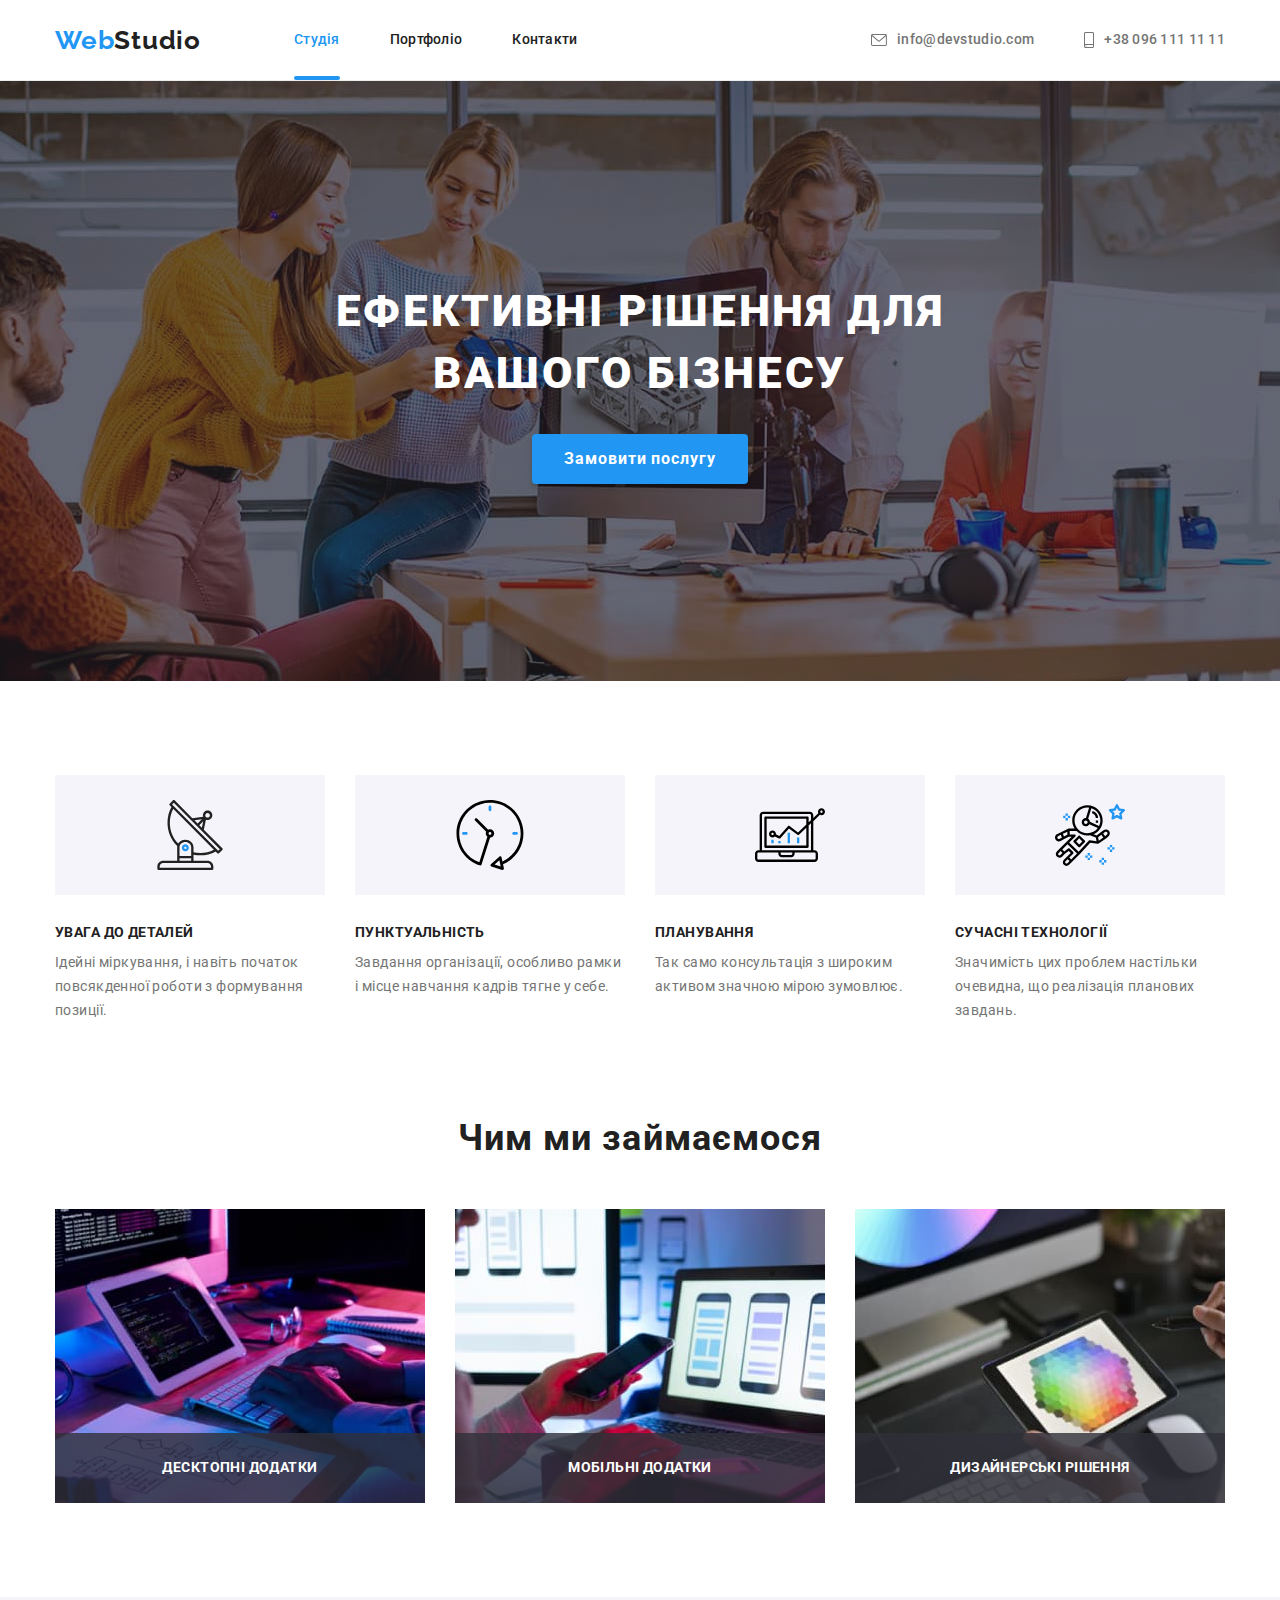
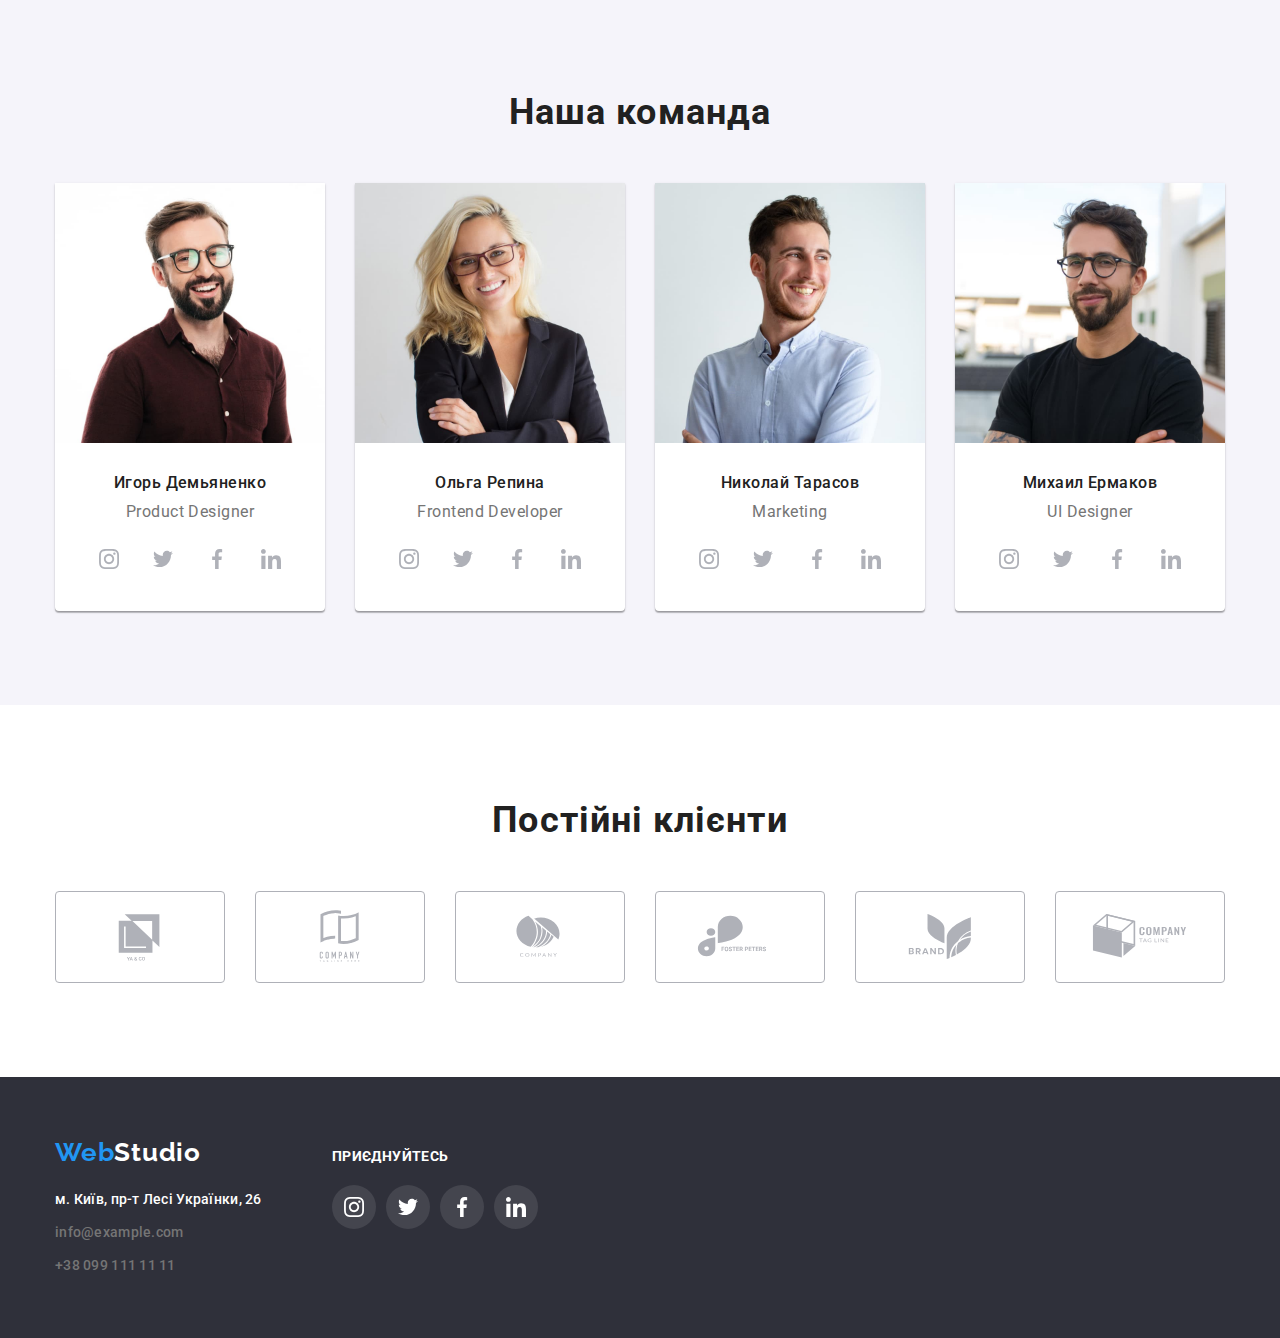
<file: index.html>
<!DOCTYPE html>
<html lang="uk">
  <head>
    <meta charset="UTF-8" />
    <meta http-equiv="X-UA-Compatible" content="IE=edge" />
    <meta name="viewport" content="width=device-width, initial-scale=1.0" />
    <title>WebStudio</title>
    <link rel="preconnect" href="https://fonts.googleapis.com" />
    <link rel="preconnect" href="https://fonts.gstatic.com" crossorigin />
    <link
      href="https://fonts.googleapis.com/css2?family=Raleway:wght@700&family=Roboto:wght@400;500;700;900&display=swap"
      rel="stylesheet"
    />
    <link
      rel="stylesheet"
      href="https://cdnjs.cloudflare.com/ajax/libs/modern-normalize/1.1.0/modern-normalize.min.css"
    />
    <link rel="stylesheet" href="./css/styles.css" />
  </head>
  <body>
    <header class="header">
      <div class="container main-nav">
        <nav class="site-nav">
          <a lang="en" class="logo" href="index.html"
            ><span class="link-logo">Web</span>Studio</a
          >
          <ul class="main-site-nav">
            <li class="site-nav-item">
              <a class="link current" href="./index.html">Студія</a>
            </li>
            <li class="site-nav-item">
              <a class="link" href="./portfolio.html">Портфоліо</a>
            </li>
            <li class="site-nav-item"><a class="link" href="">Контакти</a></li>
          </ul>
        </nav>
        <ul class="address-nav-list">
          <li class="address-nav-item">
            <a class="address-nav-link" href="mailto:info@devstudio.com">
              <svg class="contacts-icon" width="16" height="12">
                <use href="./images/icons.svg#icon-mail"></use>
              </svg>
              info@devstudio.com
            </a>
          </li>
          <li class="address-nav-item">
            <a class="address-nav-link" href="tel:+380961111111">
              <svg class="contacts-icon" width="10" height="16">
                <use href="./images/icons.svg#icon-tel"></use>
              </svg>
              +38 096 111 11 11
            </a>
          </li>
        </ul>
      </div>
    </header>

    <main>
      <!--Герой-->
      <section class="hero section">
        <div class="container">
          <h1 class="hero-title">Ефективні рішення для вашого бізнесу</h1>
          <button class="hero-button" type="button" data-modal-open>Замовити послугу</button>
        </div>
      </section>
      <!--Особливості-->
      <section class="section">
        <div class="container">
          <h2 class="visually-hidden">Особливості</h2>
          <ul class="feature-list">
            <li class="feature-item">
              <div class="icon-container">
                <svg class="button-icon" width="70" height="70">
                  <use href="./images/icons.svg#icon-antenna"></use>
                </svg>
              </div>
              <h3 class="feature-title">УВАГА ДО ДЕТАЛЕЙ</h3>
              <p class="feature-text">
                Ідейні міркування, і навіть початок повсякденної роботи з
                формування позиції.
              </p>
            </li>
            <li class="feature-item">
              <div class="icon-container">
                <svg class="button-icon" width="70" height="70">
                  <use href="./images/icons.svg#icon-clock"></use>
                </svg>
              </div>
              <h3 class="feature-title">ПУНКТУАЛЬНІСТЬ</h3>
              <p class="feature-text">
                Завдання організації, особливо рамки і місце навчання кадрів
                тягне у себе.
              </p>
            </li>
            <li class="feature-item">
              <div class="icon-container">
                <svg class="button-icon" width="70" height="70">
                  <use href="./images/icons.svg#icon-diagram"></use>
                </svg>
              </div>
              <h3 class="feature-title">ПЛАНУВАННЯ</h3>
              <p class="feature-text">
                Так само консультація з широким активом значною мірою зумовлює.
              </p>
            </li>
            <li class="feature-item">
              <div class="icon-container">
                <svg class="button-icon" width="70" height="70">
                  <use href="./images/icons.svg#icon-astronaut"></use>
                </svg>
              </div>
              <h3 class="feature-title">СУЧАСНІ ТЕХНОЛОГІЇ</h3>
              <p class="feature-text">
                Значимість цих проблем настільки очевидна, що реалізація
                планових завдань.
              </p>
            </li>
          </ul>
        </div>
      </section>

      <!--Чим ми займаємося-->
      
      <section class="work section">
        <div class="container">
          <h2 class="work-title">Чим ми займаємося</h2>
          <ul class="work-list">
            <li class="work-item">
              <img
                src="./images/img.jpg"
                alt="розробка"
                width="370"
                height="294"
              />
              <p class="work-text">Десктопні додатки</p>
            </li>
            <li class="work-item">
              <img
                src="./images/img1.jpg"
                alt="адаптація"
                width="370"
                height="294"
              />
              <p class="work-text">Мобільні додатки</p>
            </li>
            <li class="work-item">
              <img
                src="./images/img2.jpg"
                alt="дизайн"
                width="370"
                height="294"
              />
              <p class="work-text">Дизайнерські рішення</p>
            </li>
          </ul>
        </div>
      </section>

      <!--Команда-->
      <section class="team section">
        <div class="container">
          <h2 class="team-title">Наша команда</h2>
          <ul class="team-list">
            <li class="team-card">
              <img
                src="./images/img3.jpg"
                alt="Игорь Демьяненко"
                width="270"
                height="260"
              />
              <h4 class="team-name">Игорь Демьяненко</h4>
              <p class="team-description" lang="en">Product Designer</p>
              <ul class="team-icon-list">
                <li class="team-icon-item">
                  <a class="team-icon-link" href="">
                    <svg class="team-icon" width="20" height="20">
                      <use href="./images/icons.svg#icon-instagram"></use>
                    </svg>
                  </a>
                </li>
                <li class="team-icon-item">
                  <a class="team-icon-link" href="">
                    <svg class="team-icon" width="20" height="20">
                      <use href="./images/icons.svg#icon-twitter"></use>
                    </svg>
                  </a>
                </li>
                <li class="team-icon-item">
                  <a class="team-icon-link" href="">
                    <svg class="team-icon" width="20" height="20">
                      <use href="./images/icons.svg#icon-facebook"></use>
                    </svg>
                  </a>
                </li>
                <li class="team-icon-item">
                  <a class="team-icon-link" href="">
                    <svg class="team-icon" width="20" height="20">
                      <use href="./images/icons.svg#icon-linkedin"></use>
                    </svg>
                  </a>
                </li>
              </ul>
            </li>
            <li class="team-card">
              <img
                src="./images/img4.jpg"
                alt="Ольга Репина"
                width="270"
                height="260"
              />
              <h4 class="team-name">Ольга Репина</h4>
              <p class="team-description" lang="en">Frontend Developer</p>
              <ul class="team-icon-list">
                <li class="team-icon-item">
                  <a class="team-icon-link" href="">
                    <svg class="team-icon" width="20" height="20">
                      <use href="./images/icons.svg#icon-instagram"></use>
                    </svg>
                  </a>
                </li>
                <li class="team-icon-item">
                  <a class="team-icon-link" href="">
                    <svg class="team-icon" width="20" height="20">
                      <use href="./images/icons.svg#icon-twitter"></use>
                    </svg>
                  </a>
                </li>
                <li class="team-icon-item">
                  <a class="team-icon-link" href="">
                    <svg class="team-icon" width="20" height="20">
                      <use href="./images/icons.svg#icon-facebook"></use>
                    </svg>
                  </a>
                </li>
                <li class="team-icon-item">
                  <a class="team-icon-link" href="">
                    <svg class="team-icon" width="20" height="20">
                      <use href="./images/icons.svg#icon-linkedin"></use>
                    </svg>
                  </a>
                </li>
              </ul>
            </li>
            <li class="team-card">
              <img
                src="./images/img5.jpg"
                alt="Николай Тарасов"
                width="270"
                height="260"
              />
              <h4 class="team-name">Николай Тарасов</h4>
              <p class="team-description" lang="en">Marketing</p>
              <ul class="team-icon-list">
                <li class="team-icon-item">
                  <a class="team-icon-link" href="">
                    <svg class="team-icon" width="20" height="20">
                      <use href="./images/icons.svg#icon-instagram"></use>
                    </svg>
                  </a>
                </li>
                <li class="team-icon-item">
                  <a class="team-icon-link" href="">
                    <svg class="team-icon" width="20" height="20">
                      <use href="./images/icons.svg#icon-twitter"></use>
                    </svg>
                  </a>
                </li>
                <li class="team-icon-item">
                  <a class="team-icon-link" href="">
                    <svg class="team-icon" width="20" height="20">
                      <use href="./images/icons.svg#icon-facebook"></use>
                    </svg>
                  </a>
                </li>
                <li class="team-icon-item">
                  <a class="team-icon-link" href="">
                    <svg class="team-icon" width="20" height="20">
                      <use href="./images/icons.svg#icon-linkedin"></use>
                    </svg>
                  </a>
                </li>
              </ul>
            </li>
            <li class="team-card">
              <img
                src="./images/img6.jpg"
                alt="Михаил Ермаков"
                width="270"
                height="260"
              />
              <h4 class="team-name">Михаил Ермаков</h4>
              <p class="team-description" lang="en">UI Designer</p>
              <ul class="team-icon-list">
                <li class="team-icon-item">
                  <a class="team-icon-link" href="">
                    <svg class="team-icon" width="20" height="20">
                      <use href="./images/icons.svg#icon-instagram"></use>
                    </svg>
                  </a>
                </li>
                <li class="team-icon-item">
                  <a class="team-icon-link" href="">
                    <svg class="team-icon" width="20" height="20">
                      <use href="./images/icons.svg#icon-twitter"></use>
                    </svg>
                  </a>
                </li>
                <li class="team-icon-item">
                  <a class="team-icon-link" href="">
                    <svg class="team-icon" width="20" height="20">
                      <use href="./images/icons.svg#icon-facebook"></use>
                    </svg>
                  </a>
                </li>
                <li class="team-icon-item">
                  <a class="team-icon-link" href="">
                    <svg class="team-icon" width="20" height="20">
                      <use href="./images/icons.svg#icon-linkedin"></use>
                    </svg>
                  </a>
                </li>
              </ul>
            </li>
          </ul>
        </div>
      </section>

      <!-- Клиенты -->
      <section class="clients section">
        <div class="container">
          <h2 class="clients-title">Постійні клієнти</h2>
          <ul class="clients-list">
            <li class="clients-item">
              <a class="clients-link" href="">
                <svg class="clients-icon" width="106" height="60">
                  <use href="./images/icons.svg#icon-icon1"></use>
                </svg>
              </a>
            </li>
            <li class="clients-item">
              <a class="clients-link" href="">
                <svg class="clients-icon" width="106" height="60">
                  <use href="./images/icons.svg#icon-icon2"></use>
                </svg>
              </a>
            </li>
            <li class="clients-item">
              <a class="clients-link" href="">
                <svg class="clients-icon" width="106" height="60">
                  <use href="./images/icons.svg#icon-icon3"></use>
                </svg>
              </a>
            </li>
            <li class="clients-item">
              <a class="clients-link" href="">
                <svg class="clients-icon" width="106" height="60">
                  <use href="./images/icons.svg#icon-icon4"></use>
                </svg>
              </a>
            </li>
            <li class="clients-item">
              <a class="clients-link" href="">
                <svg class="clients-icon" width="106" height="60">
                  <use href="./images/icons.svg#icon-icon5"></use>
                </svg>
              </a>
            </li>
            <li class="clients-item">
              <a class="clients-link" href="">
                <svg class="clients-icon" width="106" height="60">
                  <use href="./images/icons.svg#icon-icon6"></use>
                </svg>
              </a>
            </li>
          </ul>
        </div>
      </section>
    </main>

    <!--Футер-->
    <footer class="footer">
      <div class="container footer-container">
        <div class="footer-div">
          <a lang="en" class="footer-logo" href="index.html">
            <span class="link-logo">Web</span>Studio</a
          >
          <address class="footer-address">
            <ul class="footer-list">
              <li class="footer-item">
                <a
                  class="link-footer"
                  href="https://goo.gl/maps/oWEZeGA9jAZj1tNt6"
                  target="_blank"
                  rel="nooppener noreferrer nofollow"
                  >м. Київ, пр-т Лесі Українки, 26</a
                >
              </li>
              <li class="footer-item">
                <a class="footer-nav" href="mailto:info@example."
                  >info@example.com</a
                >
              </li>
              <li class="footer-item">
                <a class="footer-nav" href="tel:+380991111111"
                  >+38 099 111 11 11</a
                >
              </li>
            </ul>
          </address>
        </div>
        <div class="footer-icon-div">
          <p class="footer-p">приєднуйтесь</p>
          <ul class="footer-icon-list">
            <li class="footer-icon-item">
              <a class="footer-icon-link" href="">
                <svg class="footer-icon" width="20" height="20">
                  <use href="./images/icons.svg#icon-instagram"></use>
                </svg>
              </a>
            </li>
            <li class="footer-icon-item">
              <a class="footer-icon-link" href="">
                <svg class="footer-icon" width="20" height="20">
                  <use href="./images/icons.svg#icon-twitter"></use>
                </svg>
              </a>
            </li>
            <li class="footer-icon-item">
              <a class="footer-icon-link" href="">
                <svg class="footer-icon" width="20" height="20">
                  <use href="./images/icons.svg#icon-facebook"></use>
                </svg>
              </a>
            </li>
            <li class="footer-icon-item">
              <a class="footer-icon-link" href="">
                <svg class="footer-icon" width="20" height="20">
                  <use href="./images/icons.svg#icon-linkedin"></use>
                </svg>
              </a>
            </li>
          </ul>
        </div>
      </div>
    </footer>

    <!--BACKDROP-->
    
    <div class="backdrop is-hidden" data-modal>
      <div class="modal">
        <p></p>
        <button class="button-close" data-modal-close>
          <svg class="close-icon" width="11" height="11">
            <use href="./images/icons.svg#icon-close"></use>
          </svg>
        </button>
      </div>
    </div>
    <script src="./js/modal.js"></script>
  </body>
</html>
</file>
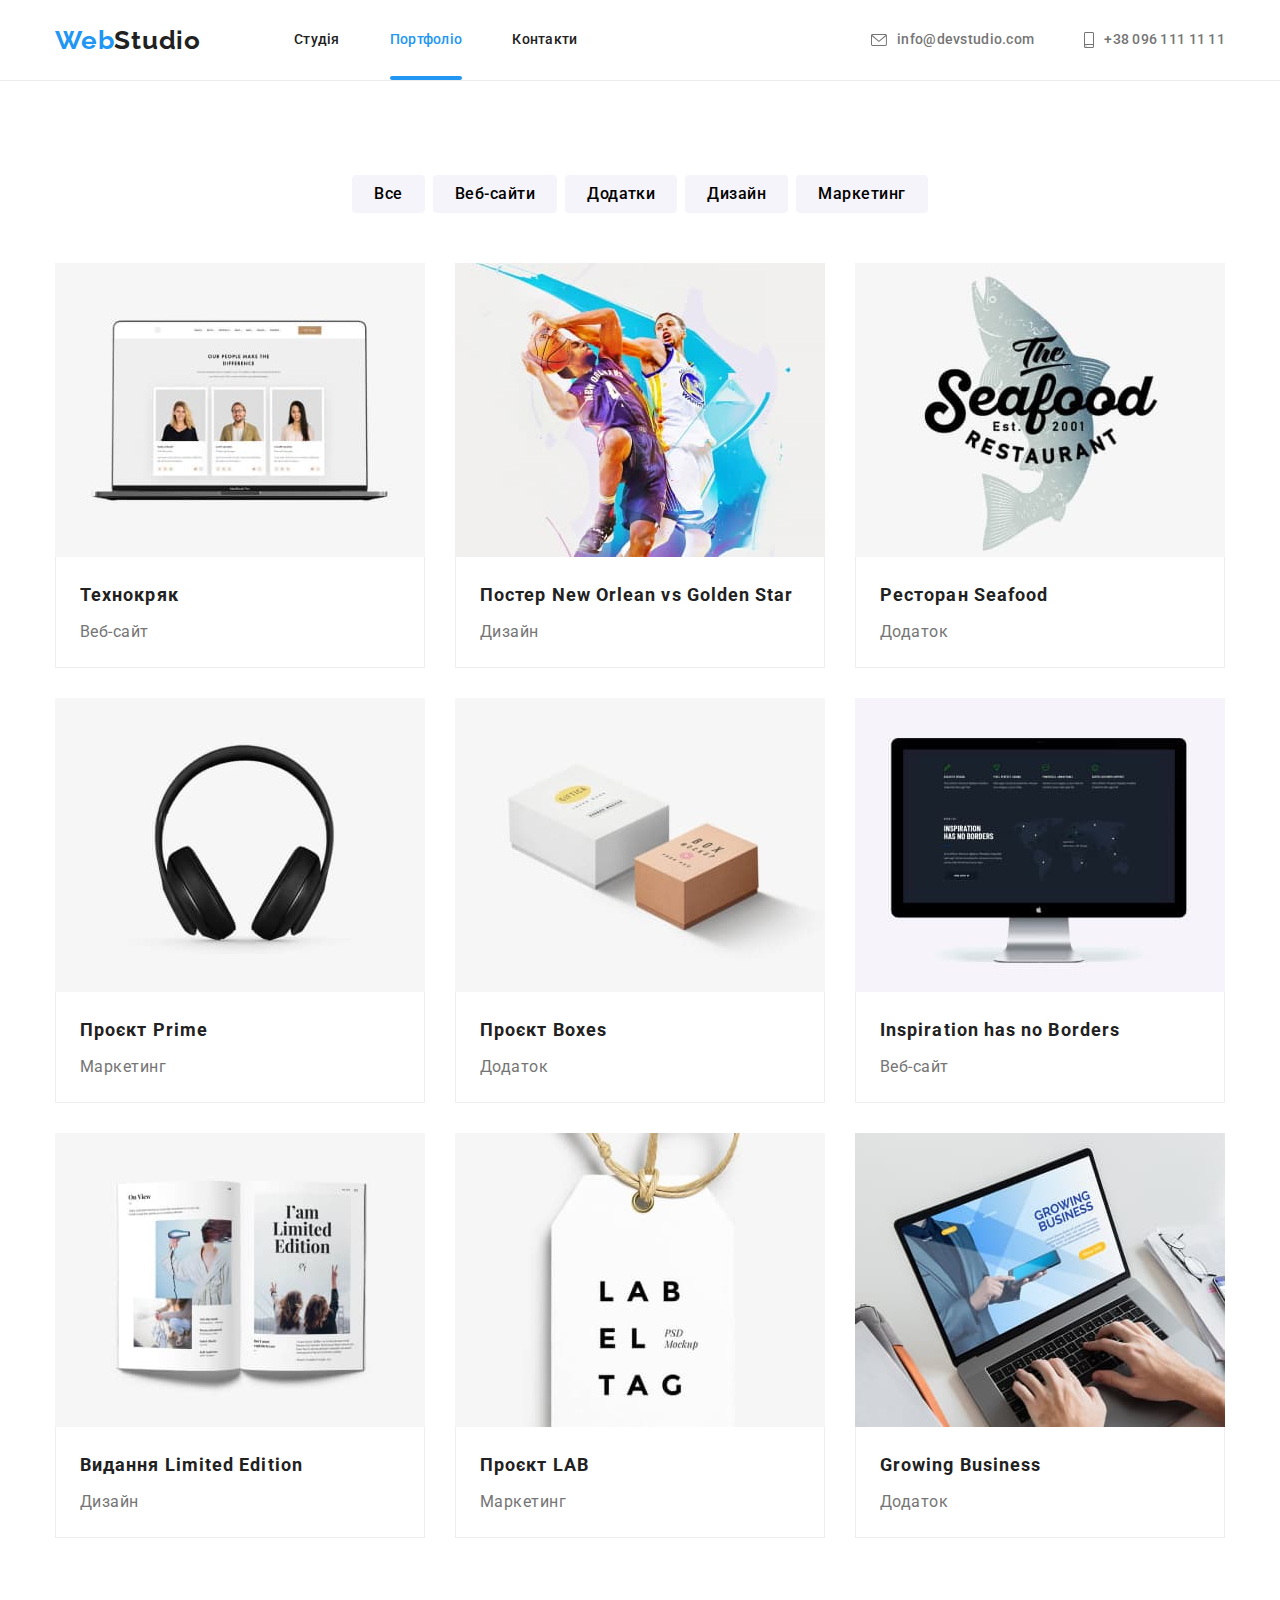
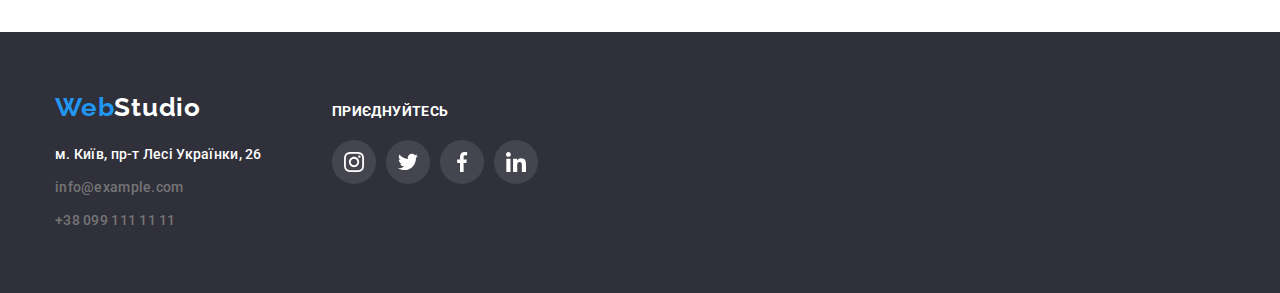
<file: portfolio.html>
<!DOCTYPE html>
<html lang="uk">
  <head>
    <meta charset="UTF-8" />
    <meta http-equiv="X-UA-Compatible" content="IE=edge" />
    <meta name="viewport" content="width=device-width, initial-scale=1.0" />
    <title>Portfolio</title>
    <link rel="preconnect" href="https://fonts.googleapis.com" />
    <link rel="preconnect" href="https://fonts.gstatic.com" crossorigin />
    <link
      href="https://fonts.googleapis.com/css2?family=Raleway:wght@700&family=Roboto:wght@400;500;700;900&display=swap"
      rel="stylesheet"
    />
    <link
      rel="stylesheet"
      href="https://cdnjs.cloudflare.com/ajax/libs/modern-normalize/1.1.0/modern-normalize.min.css"
    />
    <link rel="stylesheet" href="./css/styles.css" />
  </head>
  <body>
    <header class="header">
      <div class="container main-nav">
        <nav class="site-nav">
          <a lang="en" class="logo" href="index.html"
            ><span class="link-logo">Web</span>Studio</a
          >
          <ul class="main-site-nav">
            <li class="site-nav-item">
              <a class="link" href="./index.html">Студія</a>
            </li>
            <li class="site-nav-item">
              <a class="link current" href="./portfolio.html">Портфоліо</a>
            </li>
            <li class="site-nav-item"><a class="link" href="">Контакти</a></li>
          </ul>
        </nav>
        <ul class="address-nav-list">
          <li class="address-nav-item">
            <a class="address-nav-link" href="mailto:info@devstudio.com">
              <svg class="contacts-icon" width="16" height="12">
                <use href="./images/icons.svg#icon-mail"></use>
              </svg>
              info@devstudio.com
            </a>
          </li>
          <li class="address-nav-item">
            <a class="address-nav-link" href="tel:+380961111111">
              <svg class="contacts-icon" width="10" height="16">
                <use href="./images/icons.svg#icon-tel"></use>
              </svg>
              +38 096 111 11 11
            </a>
          </li>
        </ul>
      </div>
    </header>

    <main>
      <section class="portfolio section">
        <div class="container">
          <h1 class="visually-hidden">Сторінка портфоліо</h1>
          <ul class="portfolio-btn-list">
            <li class="portfolio-btn-item">
              <button class="portfolio-button" type="button">Все</button>
            </li>
            <li class="portfolio-btn-item">
              <button class="portfolio-button" type="button">Веб-сайти</button>
            </li>
            <li class="portfolio-btn-item">
              <button class="portfolio-button" type="button">Додатки</button>
            </li>
            <li class="portfolio-btn-item">
              <button class="portfolio-button" type="button">Дизайн</button>
            </li>
            <li class="portfolio-btn-item">
              <button class="portfolio-button" type="button">Маркетинг</button>
            </li>
          </ul>
          <ul class="portfolio-card-list">
            <li class="portfolio-card-item">
              <a class="portfolio-link" href="">
                <div class="card-thumb">
                  <img
                  src="./portfolio-images/img1.jpg"
                  alt="Страница веб-сайта Технокряк"
                  width="370"/>
                  <p class="text-thumb">Ресурс пропонує комплексні пропозиції з різним рівнем функціоналу та сервісів. Все це дозволить відвідувачу отримати вичерпні відомості про компанію чи приватну особу.
                  </p>
                </div>
                <div class="portfolio-descr">
                  <h2 class="portfolio-title">Технокряк</h2>
                  <p class="portfolio-text">Веб-сайт</p>
                </div>
              </a>
            </li>
            <li class="portfolio-card-item">
              <a class="portfolio-link" href="">
                <div class="card-thumb">
                  <img
                  src="./portfolio-images/img2.jpg"
                  alt="Два мужчины играют в баскетбол"
                  width="370"
                  />
                  <p class="text-thumb">2Ресурс пропонує комплексні пропозиції з різним рівнем функціоналу та сервісів. Все це дозволить відвідувачу отримати вичерпні відомості про компанію чи приватну особу.
                  </p>
                </div>
                <div class="portfolio-descr">
                  <h2 class="portfolio-title">
                    Постер <span lang="en">New Orlean vs Golden Star</span>
                  </h2>
                  <p class="portfolio-text">Дизайн</p>
                </div>
              </a>
            </li>
            <li class="portfolio-card-item">
              <a class="portfolio-link" href="">
                <div class="card-thumb">
                  <img
                  src="./portfolio-images/img3.jpg"
                  alt="Логотип приложения для ресторана"
                  width="370"
                  />
                  <p class="text-thumb">3Ресурс пропонує комплексні пропозиції з різним рівнем функціоналу та сервісів. Все це дозволить відвідувачу отримати вичерпні відомості про компанію чи приватну особу.
                  </p>
                </div>
                <div class="portfolio-descr">
                  <h2 class="portfolio-title">
                    Ресторан <span lang="en">Seafood</span>
                  </h2>
                  <p class="portfolio-text">Додаток</p>
                </div>
              </a>
            </li>
            <li class="portfolio-card-item">
              <a class="portfolio-link" href="">
                <div class="card-thumb">
                  <img
                  src="./portfolio-images/img4.jpg"
                  alt="Наушники"
                  width="370"
                  />
                  <p class="text-thumb">4Ресурс пропонує комплексні пропозиції з різним рівнем функціоналу та сервісів. Все це дозволить відвідувачу отримати вичерпні відомості про компанію чи приватну особу.
                  </p>
                </div>
                <div class="portfolio-descr">
                  <h2 class="portfolio-title">
                    Проєкт <span lang="en">Prime</span>
                  </h2>
                  <p class="portfolio-text">Маркетинг</p>
                </div>
              </a>
            </li>
            <li class="portfolio-card-item">
              <a class="portfolio-link" href="">
                <div class="card-thumb">
                  <img
                  src="./portfolio-images/img5.jpg"
                  alt="Две коробки"
                  width="370"
                  />
                  <p class="text-thumb">5Ресурс пропонує комплексні пропозиції з різним рівнем функціоналу та сервісів. Все це дозволить відвідувачу отримати вичерпні відомості про компанію чи приватну особу.
                  </p>
                </div>
                <div class="portfolio-descr">
                  <h2 class="portfolio-title">
                    Проєкт <span lang="en">Boxes</span>
                  </h2>
                  <p class="portfolio-text">Додаток</p>
                </div>
              </a>
            </li>
            <li class="portfolio-card-item">
              <a class="portfolio-link" href="">
                <div class="card-thumb">
                  <img
                  src="./portfolio-images/img6.jpg"
                  alt="Монитор компьютера"
                  width="370"
                  />
                  <p class="text-thumb">6Ресурс пропонує комплексні пропозиції з різним рівнем функціоналу та сервісів. Все це дозволить відвідувачу отримати вичерпні відомості про компанію чи приватну особу.
                  </p>
                </div>
                <div class="portfolio-descr">
                  <h2 class="portfolio-title" lang="en">
                    Inspiration has no Borders
                  </h2>
                  <p class="portfolio-text">Веб-сайт</p>
                </div>
              </a>
            </li>
            <li class="portfolio-card-item">
              <a class="portfolio-link" href="">
                <div class="card-thumb">
                  <img
                  src="./portfolio-images/img7.jpg"
                  alt="Роскрытая книга"
                  width="370"
                  />
                  <p class="text-thumb">7Ресурс пропонує комплексні пропозиції з різним рівнем функціоналу та сервісів. Все це дозволить відвідувачу отримати вичерпні відомості про компанію чи приватну особу.
                  </p>
                </div>
                <div class="portfolio-descr">
                  <h2 class="portfolio-title">
                    Видання <span lang="en">Limited Edition</span>
                  </h2>
                  <p class="portfolio-text">Дизайн</p>
                </div>
              </a>
            </li>
            <li class="portfolio-card-item">
              <a class="portfolio-link" href="">
                <div class="card-thumb">
                  <img
                  src="./portfolio-images/img8.jpg"
                  alt="Бирка на шнурке"
                  width="370"
                  />
                  <p class="text-thumb">8Ресурс пропонує комплексні пропозиції з різним рівнем функціоналу та сервісів. Все це дозволить відвідувачу отримати вичерпні відомості про компанію чи приватну особу.
                  </p>
                </div>
                <div class="portfolio-descr">
                  <h2 class="portfolio-title">
                    Проєкт <span lang="en">LAB</span>
                  </h2>
                  <p class="portfolio-text">Маркетинг</p>
                </div>
              </a>
            </li>
            <li class="portfolio-card-item">
              <a class="portfolio-link" href="">
                <div class="card-thumb">
                  <img
                  src="./portfolio-images/img9.jpg"
                  alt="Человек печатает на ноутбуке"
                  width="370"
                  />
                  <p class="text-thumb">9Ресурс пропонує комплексні пропозиції з різним рівнем функціоналу та сервісів. Все це дозволить відвідувачу отримати вичерпні відомості про компанію чи приватну особу.
                  </p>  
                </div>
                <div class="portfolio-descr">
                  <h2 class="portfolio-title" lang="en">Growing Business</h2>
                  <p class="portfolio-text">Додаток</p>
                </div>
              </a>
            </li>
          </ul>
        </div>
      </section>
    </main>

    <!--Футер-->
    <footer class="footer">
      <div class="container footer-container">
        <div class="footer-div">
          <a lang="en" class="footer-logo" href="index.html">
            <span class="link-logo">Web</span>Studio</a
          >
          <address class="footer-address">
            <ul class="footer-list">
              <li class="footer-item">
                <a
                  class="link-footer"
                  href="https://goo.gl/maps/oWEZeGA9jAZj1tNt6"
                  target="_blank"
                  rel="nooppener noreferrer nofollow"
                  >м. Київ, пр-т Лесі Українки, 26</a
                >
              </li>
              <li class="footer-item">
                <a class="footer-nav" href="mailto:info@example."
                  >info@example.com</a
                >
              </li>
              <li class="footer-item">
                <a class="footer-nav" href="tel:+380991111111"
                  >+38 099 111 11 11</a
                >
              </li>
            </ul>
          </address>
        </div>
        <div class="footer-icon-div">
          <p class="footer-p">приєднуйтесь</p>
          <ul class="footer-icon-list">
            <li class="footer-icon-item">
              <a class="footer-icon-link" href="">
                <svg class="footer-icon" width="20" height="20">
                  <use href="./images/icons.svg#icon-instagram"></use>
                </svg>
              </a>
            </li>
            <li class="footer-icon-item">
              <a class="footer-icon-link" href="">
                <svg class="footer-icon" width="20" height="20">
                  <use href="./images/icons.svg#icon-twitter"></use>
                </svg>
              </a>
            </li>
            <li class="footer-icon-item">
              <a class="footer-icon-link" href="">
                <svg class="footer-icon" width="20" height="20">
                  <use href="./images/icons.svg#icon-facebook"></use>
                </svg>
              </a>
            </li>
            <li class="footer-icon-item">
              <a class="footer-icon-link" href="">
                <svg class="footer-icon" width="20" height="20">
                  <use href="./images/icons.svg#icon-linkedin"></use>
                </svg>
              </a>
            </li>
          </ul>
        </div>
      </div>
    </footer>
  </body>
</html>
</file>
<file: css/styles.css>
html {
  box-sizing: border-box;
}
*,
*::before,
*::after {
  box-sizing: inherit;
}

:root {
  --primary-text-color: #212121;
  --secondary-text-color: #757575;
  --link-color: #2196f3;
  --white-text-color: #ffffff;
  --primary-background: #ffffff;
  --secondary-background: #f5f4fa;
  --dark-background: #2f303a;
  --icon-color: #afb1b8;
  --timing-function: cubic-bezier(0.4, 0, 0.2, 1)
}

body {
  margin: auto;
  color: var(--primary-text-color);
  background-color: var(--primary-background);
  font-family: "Roboto", sans-serif;
  font-style: normal;
}

footer {
  margin: auto;
  background: var(--dark-background);
}

h1,
h2,
h3,
h4,
h5,
h6,
p {
  display: block;
  margin-top: 0;
  margin-bottom: 0;
}

ul {
  list-style: none;
  padding: 0;
  margin: 0;
}

p {
  margin-top: 0;
  margin-bottom: 0;
}

img {
  display: block;
  max-width: 100%;
  height: auto;
}

.header {
  margin: auto;
  max-width: 1600px;
  display: block;
  border-bottom: 1px solid #ececec;
}
.section {
  margin: auto;
  display: block;
  padding-top: 94px;
  padding-bottom: 94px;
  max-width: 1600px;
}
.container {
  margin: 0 auto;
  width: 1200px;
  padding: 0 15px;
}

.main-nav {
  display: flex;
  align-items: center;
}

.site-nav,
.main-site-nav {
  display: flex;
  align-items: center;
}

.main-site-nav {
  gap: 50px;
}
.logo {
  margin-right: 93px;
}

.link {
  display: block;
  padding-top: 32px;
  padding-bottom: 32px;
}

.link-logo {
  color: var(--link-color);
  text-decoration: none;
}

.logo,
.footer-logo {
  color: var(--primary-text-color);
  font-family: "Raleway", sans-serif;
  font-weight: 700;
  font-size: 26px;
  line-height: 1.19;
  letter-spacing: 0.03em;
  text-decoration: none;
}

.link,
.link-footer {
  color: var(--primary-text-color);
  font-weight: 500;
  font-size: 14px;
  line-height: 1.14;
  letter-spacing: 0.02em;
  text-decoration: none;
  transition: color 250ms var(--timing-function);
}

.current {
  color: var(--link-color);
  position: relative;
}


.current::after {
  content: '';
  display: block;
  position: absolute;
  width: 100%;
  height: 4px;
  background: currentColor;
  border-radius: 2px;
  bottom: 0;
  animation: animation-current 250ms var(--timing-function);
}
@keyframes animation-current {
  0% {
    transform: scaleX(1);
  }
  50% {
    transform: scaleX(0);
  }
  100% {
    transform: scaleX(1);
  }
}

.link:hover,
.link:focus,
.footer-nav:hover,
.footer-nav:focus,
.link-footer:hover,
.link-footer:focus {
  color: var(--link-color);
}

.address-nav-link {
  display: flex;
  align-items: center;
  padding-top: 32px;
  padding-bottom: 32px;
  color: var(--secondary-text-color);
  font-weight: 500;
  font-size: 14px;
  line-height: 1.14;
  letter-spacing: 0.02em;
  text-decoration: none;
  transition: color 250ms var(--timing-function);
}

.address-nav-list {
  display: flex;
  margin-left: auto;
  gap: 50px;
}

.address-nav-link:hover,
.address-nav-link:focus {
  color: var(--link-color);
}
.contacts-icon {
  margin-right: 10px;
  fill: currentColor;
}

/* -----------------------HERO-------------------------- */

.hero {
  padding-top: 200px;
  padding-bottom: 200px;
  text-align: center;
  max-width: 1600px;
  height: 600px;
  background: #c4c4c4;
  background-image: linear-gradient(
      rgba(47, 48, 58, 0.4),
      rgba(47, 48, 58, 0.4)
    ),
    url(../images/hero.jpg);
  background-repeat: no-repeat;
  background-position: center;
  background-size: cover;
}

.hero-title {
  margin: 0 auto 30px;
  width: 696px;
  color: var(--white-text-color);
  font-weight: 900;
  font-size: 44px;
  line-height: 1.4;
  text-align: center;
  letter-spacing: 0.06em;
  text-transform: uppercase;
}

.visually-hidden {
  position: absolute;
  width: 1px;
  height: 1px;
  margin: -1px;
  border: 0;
  padding: 0;
  white-space: nowrap;
  clip-path: inset(100%);
  clip: rect(0 0 0 0);
  overflow: hidden;
}

.hero-button {
  padding: 10px 32px;
  color: var(--white-text-color);
  background-color: var(--link-color);
  box-shadow: 0px 4px 4px rgba(0, 0, 0, 0.15);
  cursor: pointer;
  font-family: inherit;
  border-radius: 4px;
  border: none;
  font-weight: 700;
  font-size: 16px;
  line-height: 1.88;
  letter-spacing: 0.06em;
  transition: background-color 250ms var(--timing-function), box-shadow 250ms var(--timing-function);
}

.hero-button:hover,
.hero-button:focus {
  background-color: #188ce8;
  box-shadow: 0px 4px 4px rgba(0, 0, 0, 0.15);
}

/* --------------------Особливості--------------------------- */

.feature-list {
  display: flex;
  gap: 30px;
}

.feature-title {
  margin-bottom: 10px;
  color: var(--primary-text-color);
  font-weight: 700;
  font-size: 14px;
  line-height: 1.14;
  letter-spacing: 0.03em;
  text-transform: uppercase;
}

.feature-text {
  color: var(--secondary-text-color);
  font-weight: 400;
  font-size: 14px;
  line-height: 1.71;
  letter-spacing: 0.03em;
}

.icon-container {
  display: flex;
  align-items: center;
  justify-content: center;
  width: 270px;
  height: 120px;
  border: none;
  background: var(--secondary-background);
  margin-bottom: 30px;
}
/* --------------------------WORK------------------------------- */

.work {
  padding-top: 0;
}

.work-title,
.team-title,
.clients-title {
  margin-bottom: 50px;
  color: var(--primary-text-color);
  font-weight: 700;
  font-size: 36px;
  line-height: 1.17;
  letter-spacing: 0.03em;
  text-align: center;
}

.work-list {
  display: flex;
  gap: 30px;
}

.work-item {
  position: relative;
  padding: 27px auto;
}

.work-text {
  display: flex;
  position: absolute;
  bottom: 0;
  width: 100%;
  height: 70px;

  font-weight: 700;
  font-size: 14px;
  line-height: 1.14;
  align-items: center;
  justify-content: center;
  letter-spacing: 0.03em;
  text-transform: uppercase;
  color: var(--white-text-color);
  background: rgba(47, 48, 58, 0.8);
}

/* -----------------------TEAM----------------------- */

.team {
  background: var(--secondary-background);
}

.team-list {
  display: flex;
  gap: 30px;
}

.team-name {
  margin-bottom: 10px;
  padding-top: 30px;
  color: var(--primary-text-color);
  font-weight: 500;
  font-size: 16px;
  line-height: 1.19;
  text-align: center;
  letter-spacing: 0.03em;
}

.team-description {
  font-family: "Roboto";
  font-style: normal;
  color: var(--secondary-text-color);
  font-weight: 400;
  font-size: 16px;
  line-height: 1.19;
  text-align: center;
  letter-spacing: 0.03em;
  margin-bottom: 16px;
}

.team-card {
  background-color: var(--primary-background);
  box-shadow: 0px 1px 3px rgba(0, 0, 0, 0.12), 0px 1px 1px rgba(0, 0, 0, 0.14),
    0px 2px 1px rgba(0, 0, 0, 0.2);
  border-radius: 0px 0px 4px 4px;
}

/* ----------------TEAM ICON------------ */

.team-icon-list {
  display: flex;
  justify-content: center;
  align-items: center;
  gap: 10px;
  padding-bottom: 30px;
}

.team-icon-link {
  display: flex;
  align-items: center;
  justify-content: center;
  width: 44px;
  height: 44px;
  border: none;
  border-radius: 50%;
  color: var(--icon-color);
  transition: color 250ms var(--timing-function), background-color 250ms var(--timing-function);
}

.team-icon {
  fill: currentColor;
}

.team-icon-link:hover,
.team-icon-link:focus {
  color: var(--white-text-color);
  background-color: var(--link-color);
}

/* -------------------------CLIENTS----------------------- */

.clients-list {
  display: flex;
  gap: 30px;
}

.clients-link {
  display: flex;
  justify-content: center;
  align-items: center;
  border: 1px solid var(--icon-color);
  border-radius: 4px;
  color: var(--icon-color);
  width: 170px;
  height: 92px;
  transition: color 250ms var(--timing-function), border-color 250ms var(--timing-function);
}

.clients-icon {
  fill: currentColor;
}

.clients-link:hover,
.clients-link:focus {
  border-color: var(--link-color);
  color: var(--link-color);
}

/* ---------------------FOOTER----------------------- */

.footer {
  display: flex;
  padding-top: 60px;
  padding-bottom: 60px;
  max-width: 1600px;
}

.footer-container {
  display: flex;
  align-items: baseline;
}

.footer-logo {
  display: inline-block;
  color: var(--white-text-color);
  margin-bottom: 20px;
}

.footer-address {
  color: var(--white-text-color);
  font-style: normal;
  font-weight: 400;
  font-size: 14px;
  line-height: 1.71;
  letter-spacing: 0.03em;
}

.footer-item:not(:last-child) {
  margin-bottom: 9px;
}

.link-footer {
  color: var(--white-text-color);
}

.footer-nav {
  color: var(--secondary-text-color);
  font-weight: 500;
  font-size: 14px;
  line-height: 1.14;
  letter-spacing: 0.02em;
  text-decoration: none;
  transition: color 250ms var(--timing-function);
}

/* ----------------FOOTER ICON-------------- */

.footer-div {
  display: inline-block;
  justify-content: center;
  align-items: center;
  margin-right: 70px;
}

.footer-p {
  font-weight: 700;
  font-size: 14px;
  line-height: 1.14;
  letter-spacing: 0.03em;
  text-transform: uppercase;
  color: var(--white-text-color);
  margin-bottom: 20px;
}

.footer-icon-list {
  display: flex;
  gap: 10px;
}

.footer-icon-link {
  display: flex;
  align-items: center;
  justify-content: center;
  width: 44px;
  height: 44px;
  border: none;
  border-radius: 50%;
  color: var(--white-text-color);
  background: rgba(255, 255, 255, 0.1);
  transition: background-color 250ms cubic-bezier(0.4, 0, 0.2, 1);
}

.footer-icon {
  fill: currentColor;
}

.footer-icon-link:hover,
.footer-icon-link:focus {
  background-color: var(--link-color);
}

/* -------------------------PORTFOLIO------------------------ */

.portfolio-btn-list {
  display: flex;
  justify-content: center;
  margin-bottom: 50px;
  gap: 8px;
}

.portfolio-button {
  padding: 6px 22px;
  background: var(--secondary-background);
  font-weight: 500;
  font-size: 16px;
  line-height: 1.63;
  text-align: center;
  letter-spacing: 0.03em;
  border: none;
  text-decoration: none;
  cursor: pointer;
  font-family: inherit;
  border-radius: 4px;
  transition: color 250ms var(--timing-function), background-color 250ms var(--timing-function), box-shadow 250ms var(--timing-function);
}

.portfolio-button:hover,
.portfolio-button:focus {
  color: var(--white-text-color);
  background-color: var(--link-color);
  box-shadow: 0px 3px 1px rgba(0, 0, 0, 0.1), 0px 1px 2px rgba(0, 0, 0, 0.08),
    0px 2px 2px rgba(0, 0, 0, 0.12);
}

.portfolio-card-list {
  display: flex;
  flex-wrap: wrap;
  background-color: var(--primary-background);
  gap: 30px;
  column-gap: 30px;
}

.portfolio-card-item {
  width: calc((100% - 60px) / 3);
}

.portfolio-link {
  display: block;
  text-decoration: none;
  transition: box-shadow 250ms var(--timing-function);
}

.portfolio-link:hover,
.portfolio-link:focus {
  box-shadow: 0px 1px 1px rgba(0, 0, 0, 0.12), 0px 4px 4px rgba(0, 0, 0, 0.06),
    1px 4px 6px rgba(0, 0, 0, 0.16);
}

/* --------------------СИНЯ КАРТОЧКА---------------------- */

.card-thumb {
  position: relative;
  overflow: hidden;
}

.text-thumb {
  position: absolute;
  top: 0;
  opacity: 0;
  pointer-events: none;
  padding: 63px 24px;
  width: 100%;
  height: 294px;
  font-weight: 400;
  font-size: 18px;
  line-height: 1.56;
  letter-spacing: 0.03em;
  color: var(--white-text-color);
  transform: translateY(294px);
  transition: transform 250ms var(--timing-function), opacity 250ms var(--timing-function);
}

.card-thumb::before {
  position: absolute;
  top: 0;
  left: 0;
  content: '';
  opacity: 0;
  pointer-events: none;
  width: 100%;
  height: 100%;
  background: rgba(33, 150, 243, 0.9);
  transform: translateY(294px);
  transition: transform 250ms var(--timing-function), opacity 250ms var(--timing-function);
}

.portfolio-link:hover .text-thumb,
.portfolio-link:focus .text-thumb,
.portfolio-link:hover .card-thumb::before,
.portfolio-link:focus .card-thumb::before {
  opacity: 1;
  transform: translateY(0px);
}

/* ------------------------------------------------------------------ */

.portfolio-descr {
  padding: 20px 24px;
  border: 1px solid #eeeeee;
  border-top: none;
}

.portfolio-title {
  margin-bottom: 4px;
  color: var(--primary-text-color);
  font-weight: 700;
  font-size: 18px;
  line-height: 2;
  letter-spacing: 0.06em;
}

.portfolio-text {
  color: var(--secondary-text-color);
  font-weight: 400;
  font-size: 16px;
  line-height: 1.88;
  letter-spacing: 0.03em;
}

/* ---------------------backdrop---------------------- */
.backdrop {
  position: fixed;
  top: 0;
  left: 0;
  
  width: 100%;
  height: 100%;

  opacity: 1;
  background-color: rgba(0, 0, 0, 0.2);
  transition: opacity 250ms var(--timing-function), transform 250ms var(--timing-function);
}

.backdrop.is-hidden {
  opacity: 0;
  pointer-events: none;
}

.backdrop.is-hidden .modal {
  transform: translate(-50%, -50%) scale(0.5);
}
.modal {
  position: absolute;
  top: 50%;
  left: 50%;

  min-width: 528px;
  min-height: 581px;

  background-color: #FFFFFF;
  box-shadow: 0px 1px 3px rgba(0, 0, 0, 0.12), 0px 1px 1px rgba(0, 0, 0, 0.14), 0px 2px 1px rgba(0, 0, 0, 0.2);
  border-radius: 4px;
  transform: translate(-50%, -50%) scale(1);
  transition: transform 250ms var(--timing-function);
}

.button-close {
  position: absolute;
  padding: auto;
  top: 8px;
  right: 8px;

  width: 30px;
  height: 30px;

  background: #FFFFFF;
  border: 1px solid rgba(0, 0, 0, 0.1);
  border-radius: 50%;
  color: #000000;
}

.close-icon {
  fill: currentColor;
}
</file>
